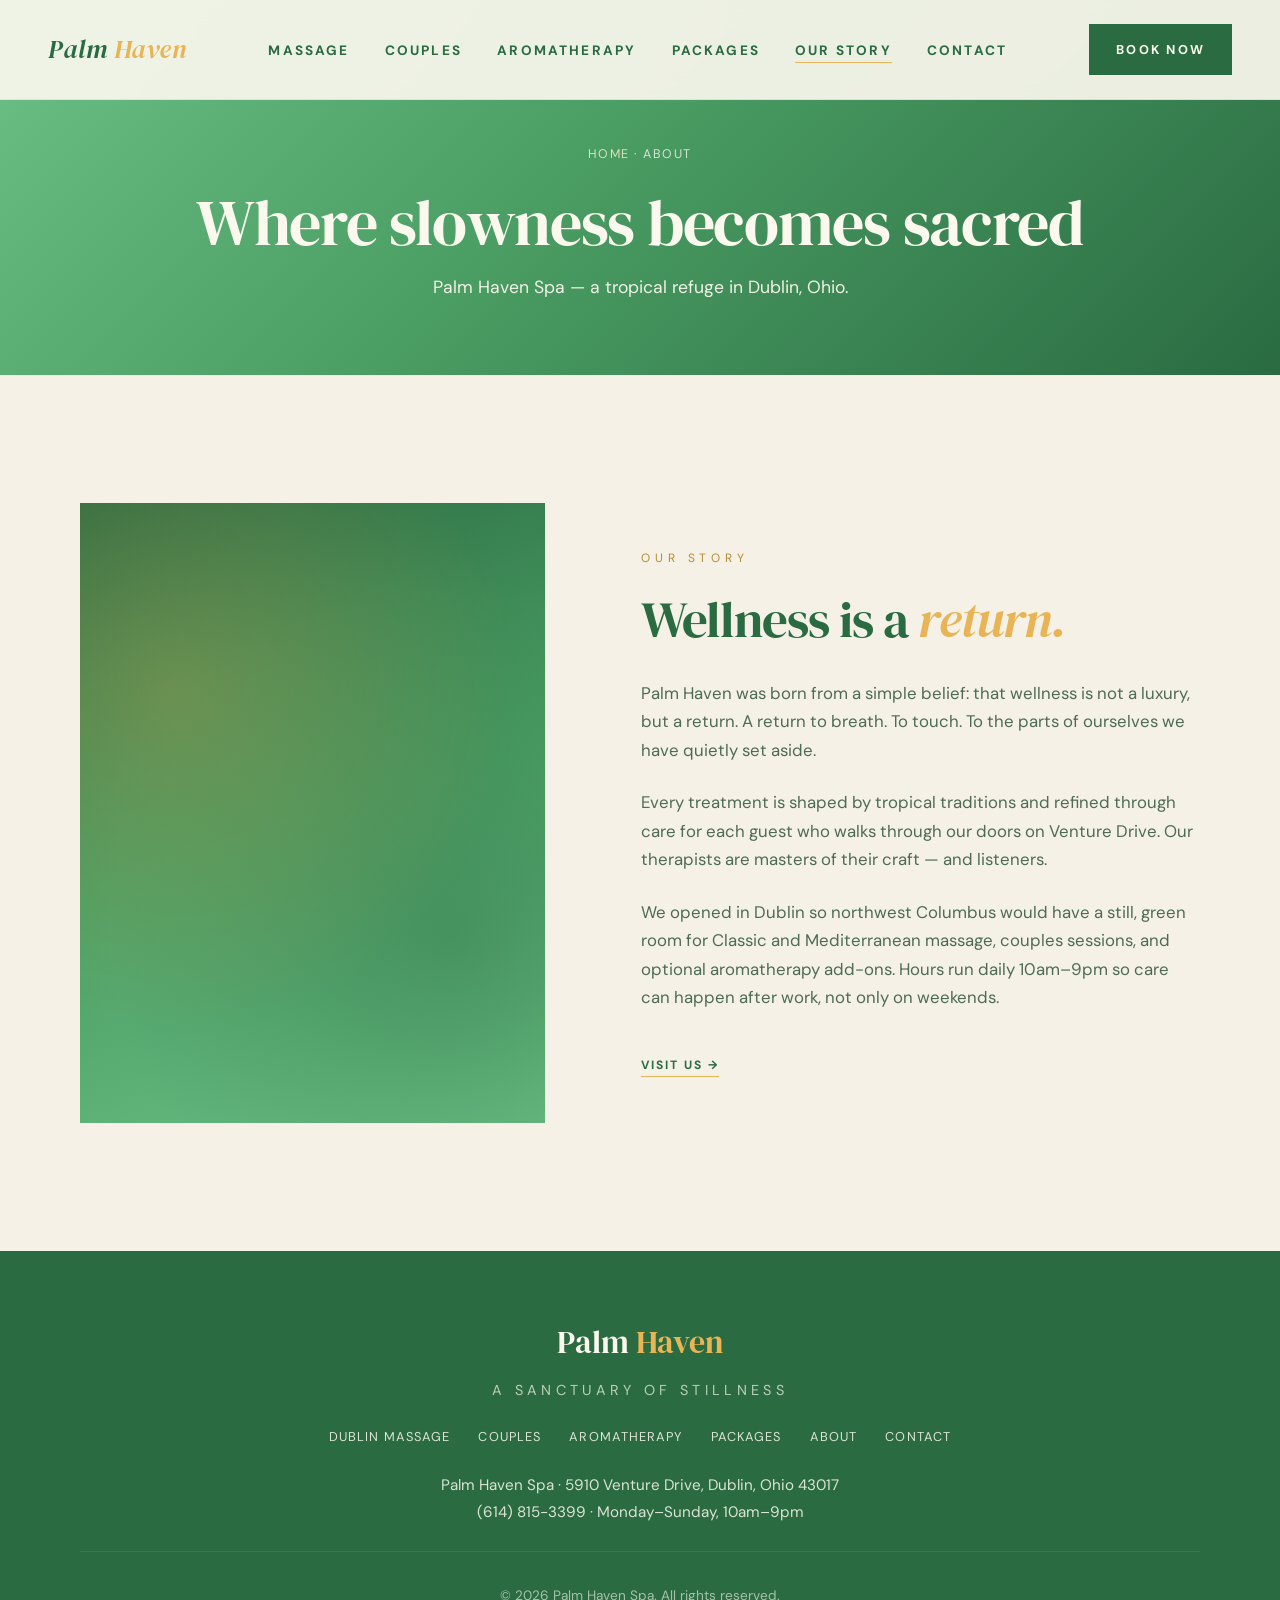
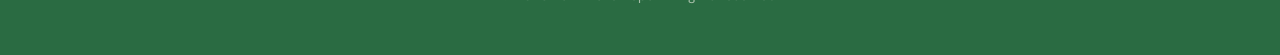
<file: about/index.html>
<!DOCTYPE html>
<html lang="en">
<head>
  <meta charset="UTF-8">
  <meta name="viewport" content="width=device-width, initial-scale=1.0">
  <title>About Palm Haven Spa | Dublin, Ohio</title>
  <meta name="description" content="Palm Haven Spa is a tropical massage sanctuary in Dublin, Ohio. Our story: wellness as a return to breath, touch, and unhurried care on Venture Drive.">
  <link rel="canonical" href="https://palmhavenspa.com/about/">
  <meta property="og:title" content="About Palm Haven Spa | Dublin, Ohio">
  <meta property="og:description" content="A sanctuary of stillness in Dublin, Ohio — massage shaped by tropical traditions and careful hands.">
  <meta property="og:url" content="https://palmhavenspa.com/about/">
  <meta property="og:type" content="website">
  <meta name="robots" content="index, follow">
  <link rel="preconnect" href="https://fonts.googleapis.com">
  <link rel="preconnect" href="https://fonts.gstatic.com" crossorigin>
  <link href="https://fonts.googleapis.com/css2?family=DM+Sans:wght@300;400;500;700&family=DM+Serif+Display:ital@0;1&display=swap" rel="stylesheet">
  <link rel="stylesheet" href="../styles.css">
</head>
<body class="inner">
<nav>
  <a class="logo" href="/">Palm <span>Haven</span></a>
  <button class="nav-toggle" aria-label="Open menu"><span></span></button>
  <ul class="nav-links">
    <li><a href="/massage-dublin-ohio/">Massage</a></li>
    <li><a href="/couples-massage-dublin-ohio/">Couples</a></li>
    <li><a href="/aromatherapy-massage-dublin/">Aromatherapy</a></li>
    <li><a href="/packages/">Packages</a></li>
    <li><a class="active" href="/about/">Our Story</a></li>
    <li><a href="/contact/">Contact</a></li>
  </ul>
  <a href="https://www.vagaro.com/palmhavenspa" target="_blank" rel="noopener" class="nav-cta">Book Now</a>
</nav>
<header class="page-hero">
  <div class="crumbs"><a href="/">Home</a> · About</div>
  <h1>Where slowness becomes sacred</h1>
  <p>Palm Haven Spa — a tropical refuge in Dublin, Ohio.</p>
</header>
<section>
  <div class="story">
    <div class="story-image" role="img" aria-label="Palm Haven Spa"></div>
    <div class="story-text">
      <div class="section-eyebrow">Our Story</div>
      <h2>Wellness is a <em>return.</em></h2>
      <p>Palm Haven was born from a simple belief: that wellness is not a luxury, but a return. A return to breath. To touch. To the parts of ourselves we have quietly set aside.</p>
      <p>Every treatment is shaped by tropical traditions and refined through care for each guest who walks through our doors on Venture Drive. Our therapists are masters of their craft — and listeners.</p>
      <p>We opened in Dublin so northwest Columbus would have a still, green room for Classic and Mediterranean massage, couples sessions, and optional aromatherapy add-ons. Hours run daily 10am–9pm so care can happen after work, not only on weekends.</p>
      <a class="card-link" href="/contact/">Visit us →</a>
    </div>
  </div>
</section>
<footer>
  <a class="footer-logo" href="/">Palm <span>Haven</span></a>
  <div class="footer-tag">A Sanctuary of Stillness</div>
  <div class="footer-nav">
    <a href="/massage-dublin-ohio/">Dublin Massage</a>
    <a href="/couples-massage-dublin-ohio/">Couples</a>
    <a href="/aromatherapy-massage-dublin/">Aromatherapy</a>
    <a href="/packages/">Packages</a>
    <a href="/about/">About</a>
    <a href="/contact/">Contact</a>
  </div>
  <div class="footer-nap">
    Palm Haven Spa · 5910 Venture Drive, Dublin, Ohio 43017<br>
    <a href="tel:+16148153399">(614) 815-3399</a> · Monday–Sunday, 10am–9pm
  </div>
  <div class="footer-bottom">© 2026 Palm Haven Spa. All rights reserved.</div>
</footer>
<script src="../script.js"></script>
</body>
</html>
</file>
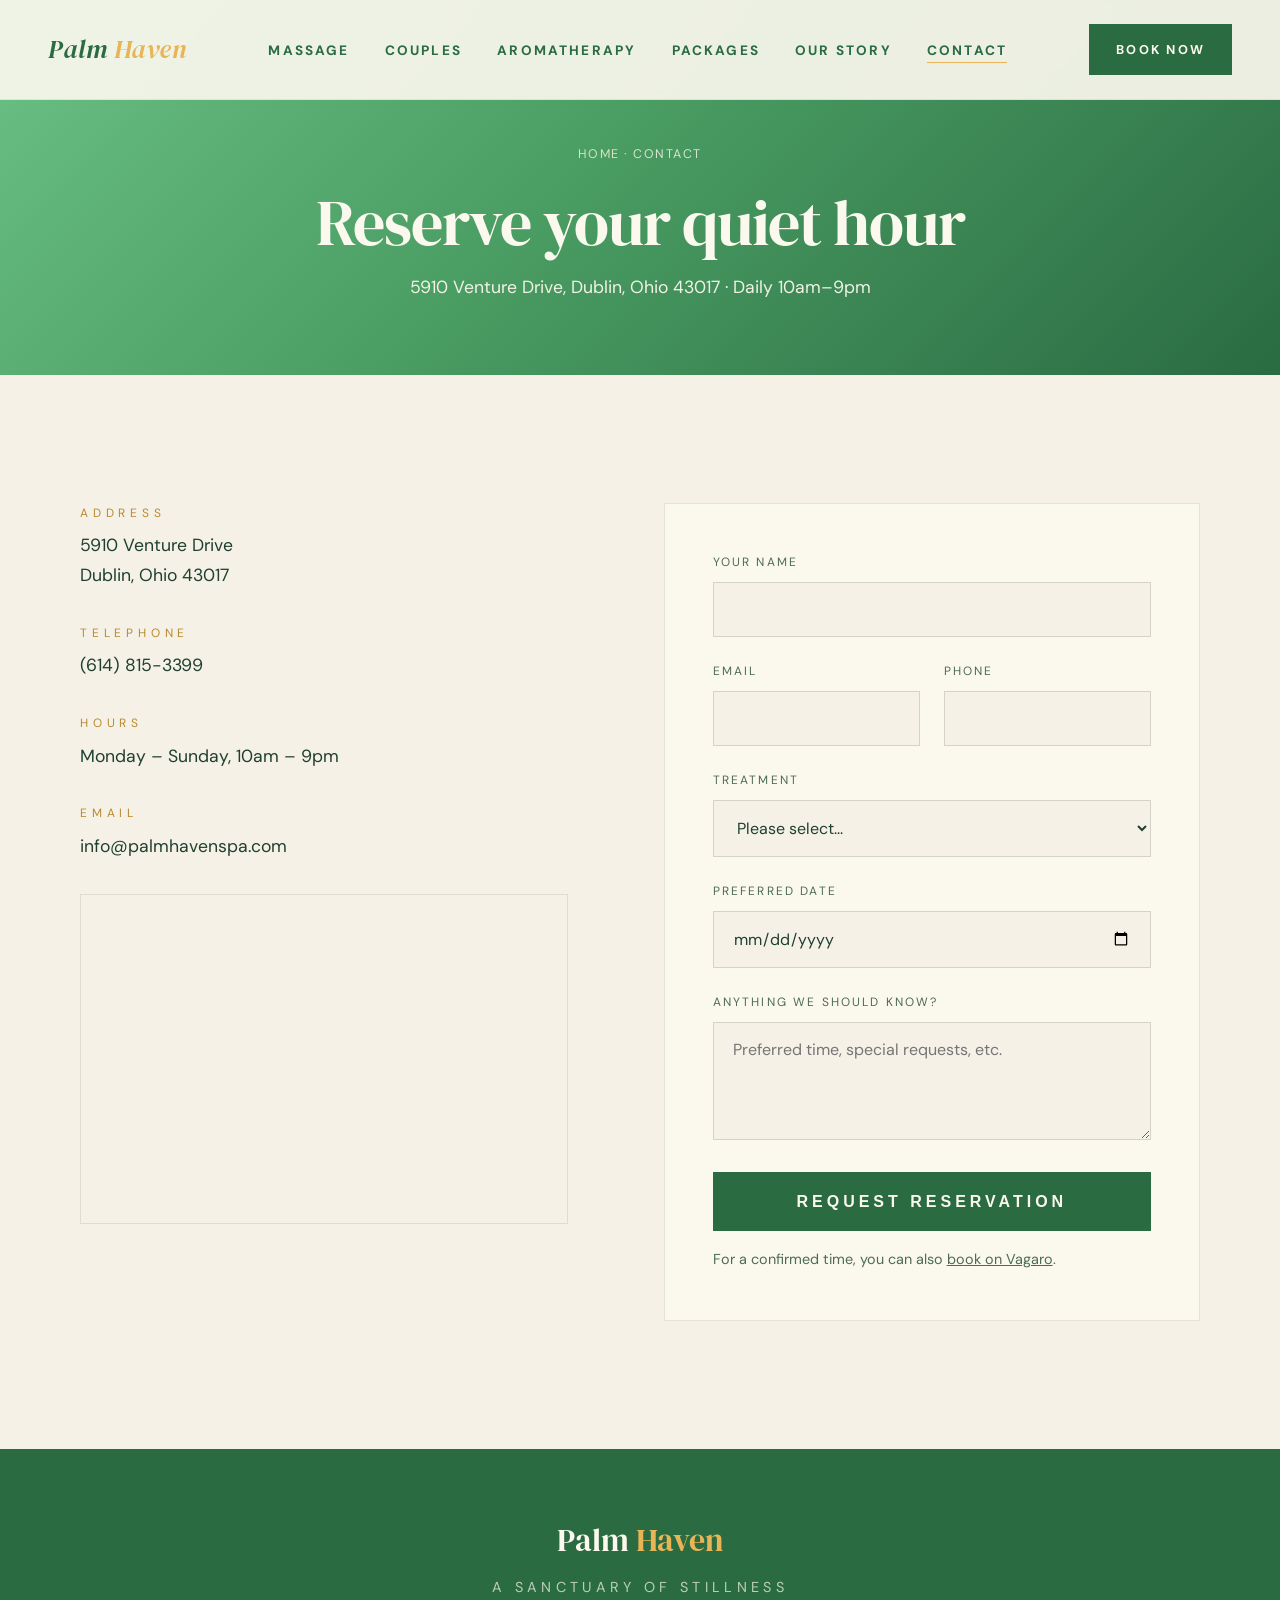
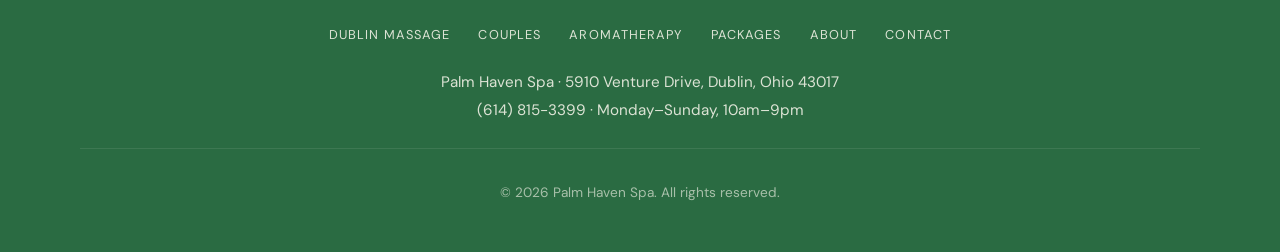
<file: contact/index.html>
<!DOCTYPE html>
<html lang="en">
<head>
  <meta charset="UTF-8">
  <meta name="viewport" content="width=device-width, initial-scale=1.0">
  <title>Contact Palm Haven Spa | Dublin, Ohio</title>
  <meta name="description" content="Visit Palm Haven Spa at 5910 Venture Drive, Dublin, OH 43017. Call (614) 815-3399. Open daily 10am–9pm. Request a reservation or get directions.">
  <link rel="canonical" href="https://palmhavenspa.com/contact/">
  <meta property="og:title" content="Contact Palm Haven Spa | Dublin, Ohio">
  <meta property="og:description" content="5910 Venture Drive, Dublin, OH 43017. Open daily 10am–9pm.">
  <meta property="og:url" content="https://palmhavenspa.com/contact/">
  <meta property="og:type" content="website">
  <meta name="robots" content="index, follow">
  <link rel="preconnect" href="https://fonts.googleapis.com">
  <link rel="preconnect" href="https://fonts.gstatic.com" crossorigin>
  <link href="https://fonts.googleapis.com/css2?family=DM+Sans:wght@300;400;500;700&family=DM+Serif+Display:ital@0;1&display=swap" rel="stylesheet">
  <link rel="stylesheet" href="../styles.css">
  <script type="application/ld+json">
  {
    "@context": "https://schema.org",
    "@type": "DaySpa",
    "name": "Palm Haven Spa",
    "telephone": "+16148153399",
    "email": "info@palmhavenspa.com",
    "url": "https://palmhavenspa.com/contact/",
    "address": {
      "@type": "PostalAddress",
      "streetAddress": "5910 Venture Drive, Suite A",
      "addressLocality": "Dublin",
      "addressRegion": "OH",
      "postalCode": "43017",
      "addressCountry": "US"
    },
    "openingHoursSpecification": {
      "@type": "OpeningHoursSpecification",
      "dayOfWeek": ["Monday","Tuesday","Wednesday","Thursday","Friday","Saturday","Sunday"],
      "opens": "10:00",
      "closes": "21:00"
    }
  }
  </script>
</head>
<body class="inner">
<nav>
  <a class="logo" href="/">Palm <span>Haven</span></a>
  <button class="nav-toggle" aria-label="Open menu"><span></span></button>
  <ul class="nav-links">
    <li><a href="/massage-dublin-ohio/">Massage</a></li>
    <li><a href="/couples-massage-dublin-ohio/">Couples</a></li>
    <li><a href="/aromatherapy-massage-dublin/">Aromatherapy</a></li>
    <li><a href="/packages/">Packages</a></li>
    <li><a href="/about/">Our Story</a></li>
    <li><a class="active" href="/contact/">Contact</a></li>
  </ul>
  <a href="https://www.vagaro.com/palmhavenspa" target="_blank" rel="noopener" class="nav-cta">Book Now</a>
</nav>

<header class="page-hero">
  <div class="crumbs"><a href="/">Home</a> · Contact</div>
  <h1>Reserve your quiet hour</h1>
  <p>5910 Venture Drive, Dublin, Ohio 43017 · Daily 10am–9pm</p>
</header>

<section class="contact">
  <div class="contact-grid">
    <div>
      <div class="contact-detail">
        <div class="contact-detail-label">Address</div>
        <p>5910 Venture Drive<br>Dublin, Ohio 43017</p>
      </div>
      <div class="contact-detail">
        <div class="contact-detail-label">Telephone</div>
        <p><a href="tel:+16148153399">(614) 815-3399</a></p>
      </div>
      <div class="contact-detail">
        <div class="contact-detail-label">Hours</div>
        <p>Monday – Sunday, 10am – 9pm</p>
      </div>
      <div class="contact-detail">
        <div class="contact-detail-label">Email</div>
        <p><a href="mailto:info@palmhavenspa.com">info@palmhavenspa.com</a></p>
      </div>
      <div class="map-wrap">
        <iframe title="Map to Palm Haven Spa in Dublin Ohio" loading="lazy" referrerpolicy="no-referrer-when-downgrade" src="https://maps.google.com/maps?q=5910%20Venture%20Drive%20Dublin%20Ohio%2043017&amp;output=embed"></iframe>
      </div>
    </div>
    <div class="booking-form">
      <form action="https://formspree.io/f/mqeoganr" method="POST">
        <div class="form-group">
          <label for="name">Your Name</label>
          <input type="text" id="name" name="name" required>
        </div>
        <div class="form-row">
          <div class="form-group">
            <label for="email">Email</label>
            <input type="email" id="email" name="email" required>
          </div>
          <div class="form-group">
            <label for="phone">Phone</label>
            <input type="tel" id="phone" name="phone">
          </div>
        </div>
        <div class="form-group">
          <label for="service">Treatment</label>
          <select id="service" name="service" required>
            <option value="">Please select...</option>
            <option>Mediterranean / Classic Massage (Individual)</option>
            <option>Aromatherapy Essential Oil Massage (Individual)</option>
            <option>Couples Massage — Mediterranean / Classic</option>
            <option>Couples Massage — Aromatherapy</option>
            <option>Prepaid Package Inquiry</option>
            <option>Add-on Enhancement Only</option>
          </select>
        </div>
        <div class="form-group">
          <label for="date">Preferred Date</label>
          <input type="date" id="date" name="date">
        </div>
        <div class="form-group">
          <label for="notes">Anything we should know?</label>
          <textarea id="notes" name="notes" rows="4" placeholder="Preferred time, special requests, etc."></textarea>
        </div>
        <input type="text" name="_gotcha" style="display:none" tabindex="-1" autocomplete="off">
        <button type="submit" class="form-submit">Request Reservation</button>
      </form>
      <p style="margin-top:1rem;font-size:0.9rem;color:var(--ink-soft);">For a confirmed time, you can also <a href="https://www.vagaro.com/palmhavenspa" target="_blank" rel="noopener">book on Vagaro</a>.</p>
    </div>
  </div>
</section>

<footer>
  <a class="footer-logo" href="/">Palm <span>Haven</span></a>
  <div class="footer-tag">A Sanctuary of Stillness</div>
  <div class="footer-nav">
    <a href="/massage-dublin-ohio/">Dublin Massage</a>
    <a href="/couples-massage-dublin-ohio/">Couples</a>
    <a href="/aromatherapy-massage-dublin/">Aromatherapy</a>
    <a href="/packages/">Packages</a>
    <a href="/about/">About</a>
    <a href="/contact/">Contact</a>
  </div>
  <div class="footer-nap">
    Palm Haven Spa · 5910 Venture Drive, Dublin, Ohio 43017<br>
    <a href="tel:+16148153399">(614) 815-3399</a> · Monday–Sunday, 10am–9pm
  </div>
  <div class="footer-bottom">© 2026 Palm Haven Spa. All rights reserved.</div>
</footer>
<script src="../script.js"></script>
</body>
</html>
</file>
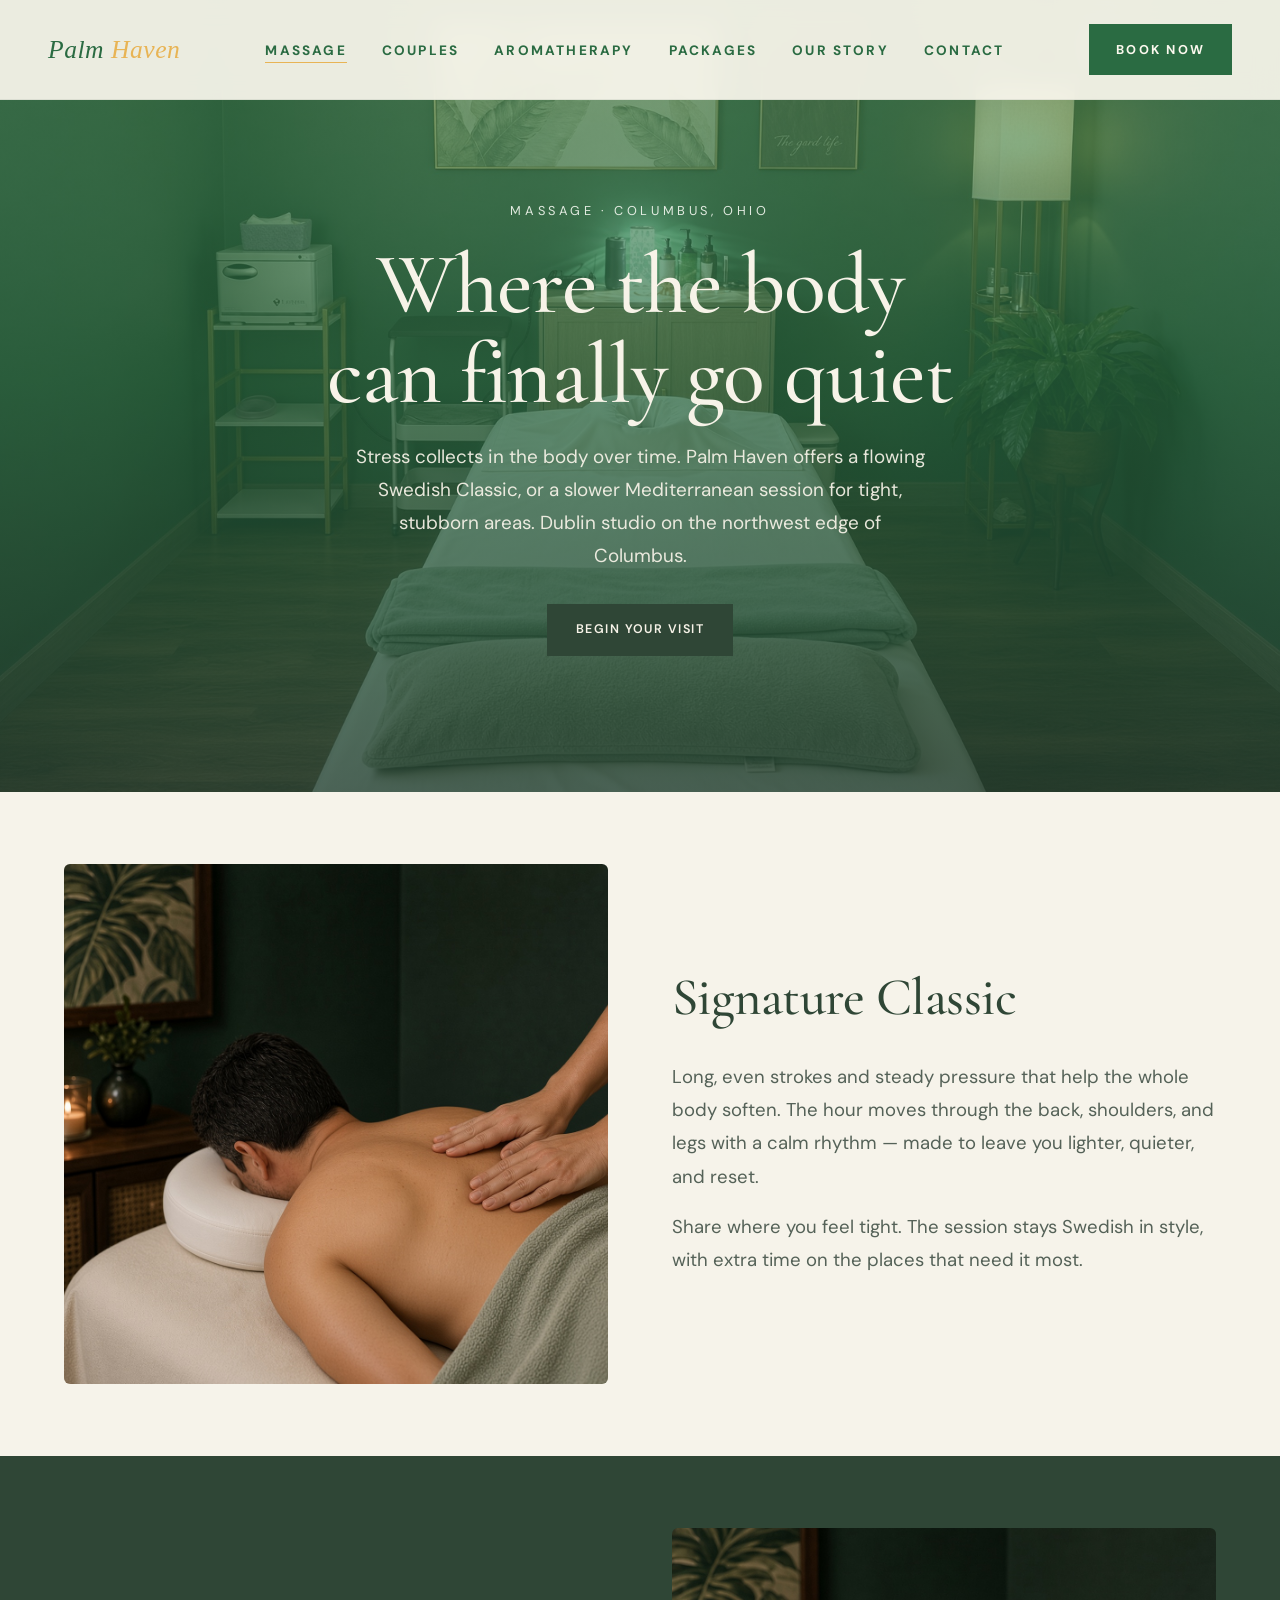
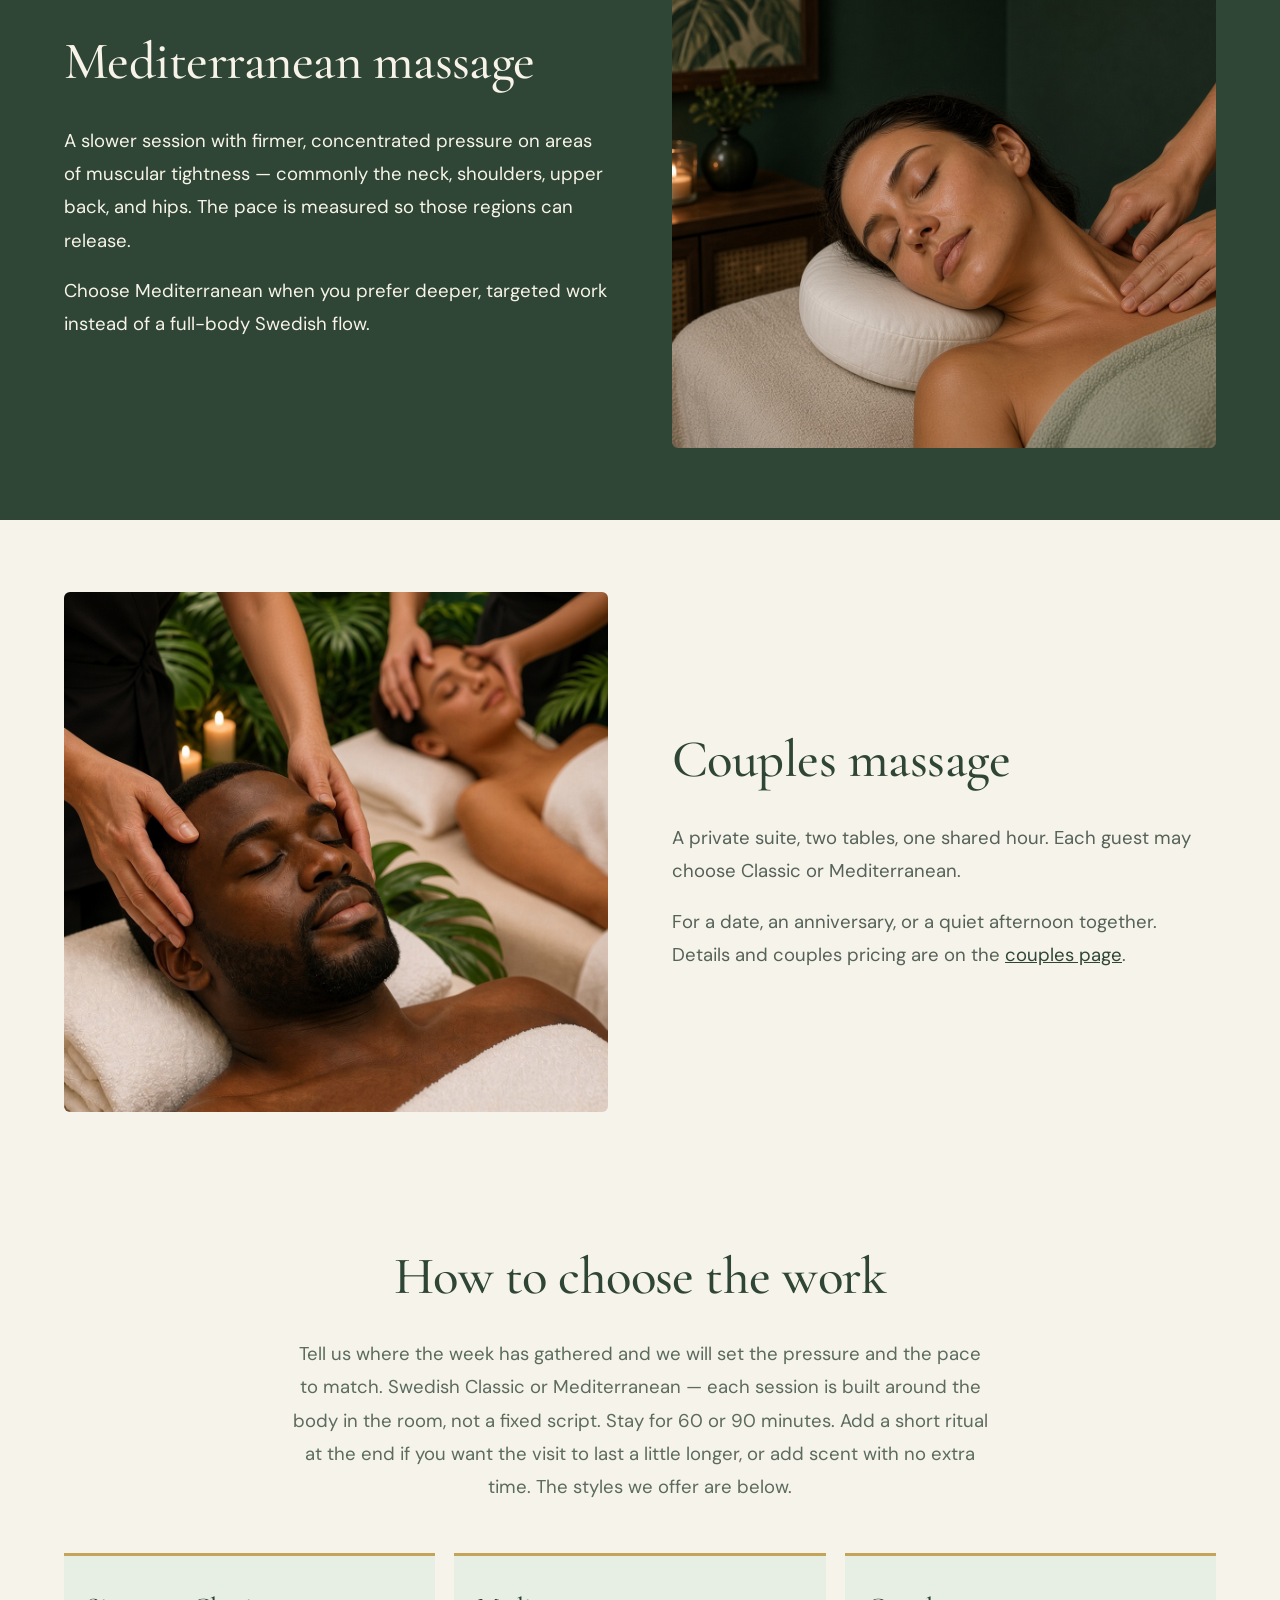
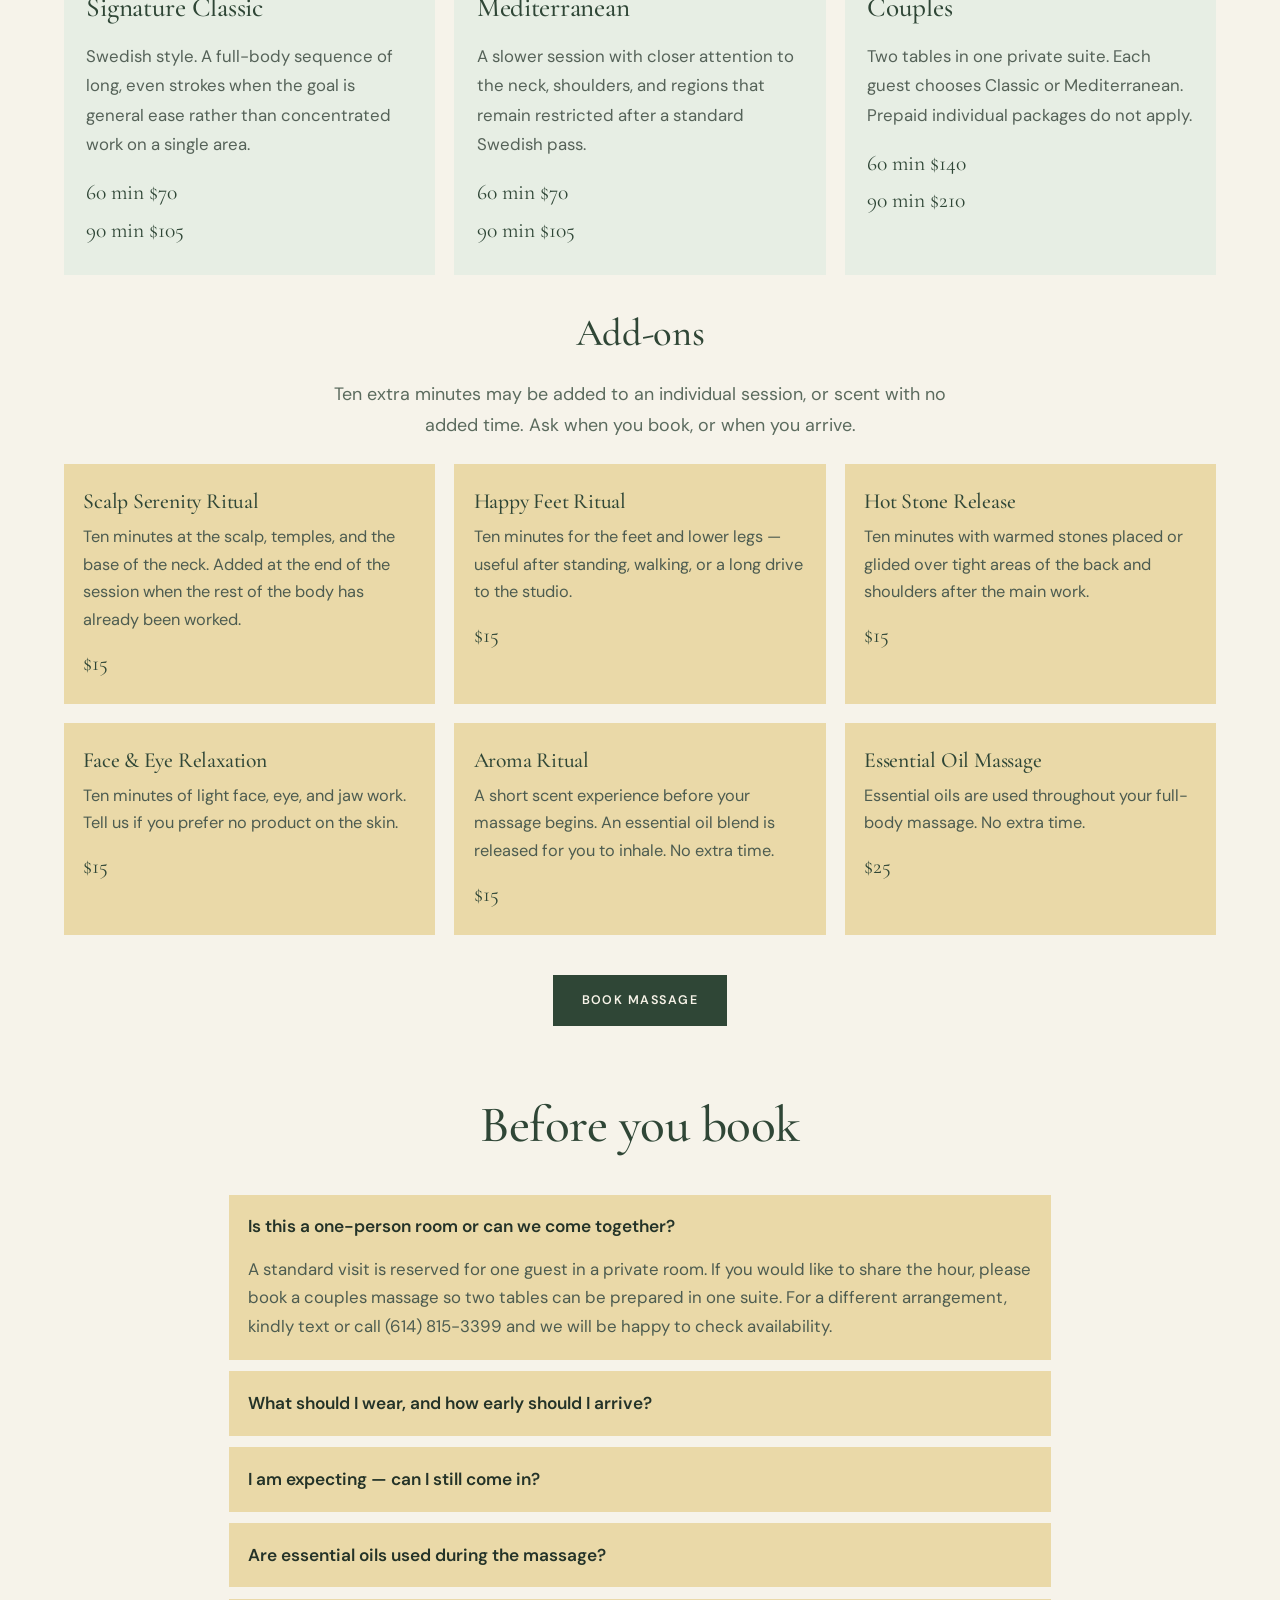
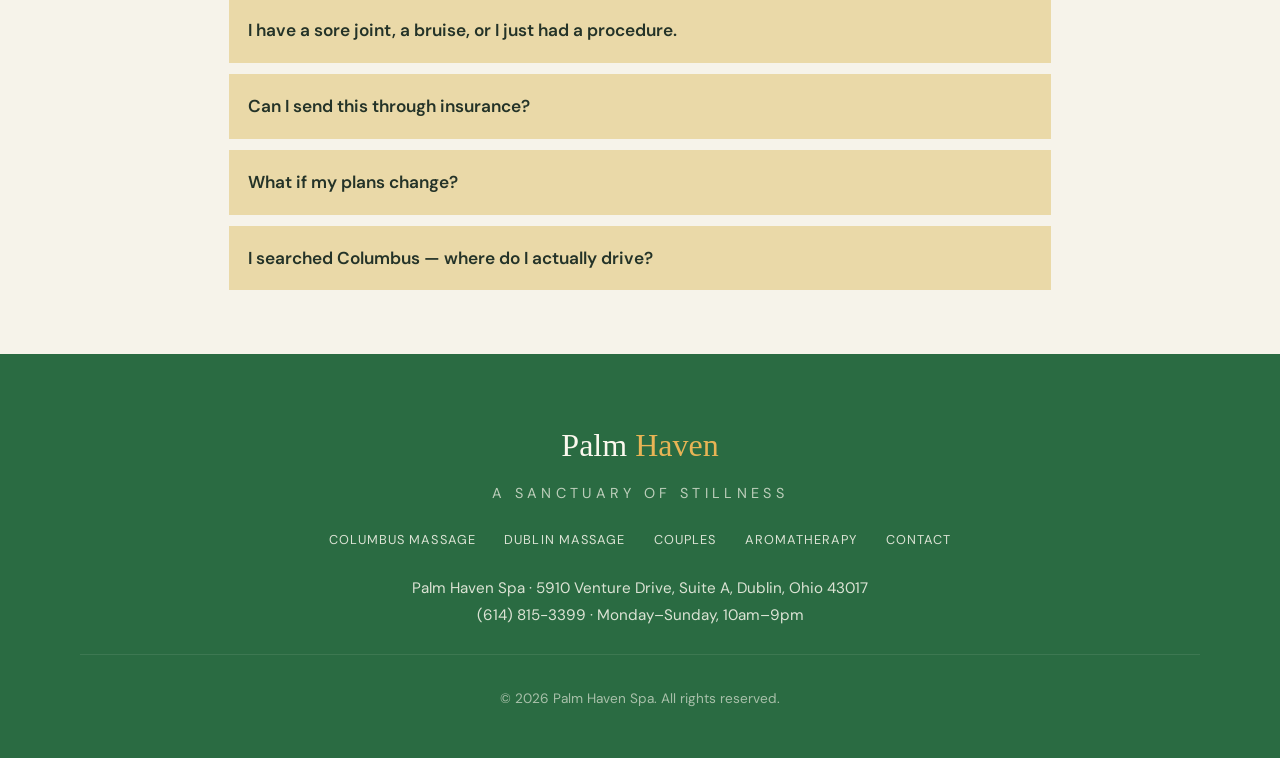
<file: massage-columbus-ohio/index.html>
<!DOCTYPE html>
<html lang="en">
<head>
  <meta charset="UTF-8">
  <meta name="viewport" content="width=device-width, initial-scale=1.0">
  <title>Massage Columbus Ohio | Palm Haven Spa</title>
  <meta name="description" content="Massage in Columbus, Ohio. Signature Classic or Mediterranean. 60 or 90 minutes. Dublin studio at 5910 Venture Drive serving the Columbus area.">
  <link rel="canonical" href="https://palmhavenspa.com/massage-columbus-ohio/">
  <meta property="og:title" content="Massage Columbus Ohio | Palm Haven Spa">
  <meta property="og:description" content="Classic or Mediterranean. 60 or 90 minutes. Dublin studio serving Columbus.">
  <meta property="og:url" content="https://palmhavenspa.com/massage-columbus-ohio/">
  <meta property="og:type" content="website">
  <meta property="og:image" content="https://palmhavenspa.com/images/massage-columbus-hero.jpg">
  <link rel="preconnect" href="https://fonts.googleapis.com">
  <link rel="preconnect" href="https://fonts.gstatic.com" crossorigin>
  <link href="https://fonts.googleapis.com/css2?family=Cormorant+Garamond:ital,wght@0,400;0,500;0,600;1,400&family=DM+Sans:wght@300;400;500;600&display=swap" rel="stylesheet">
  <link rel="stylesheet" href="../styles.css">
  <style>
    body.olive-align {
      font-family: "DM Sans", sans-serif;
      background: #f6f3ea;
      color: #2c3a2e;
    }
    body.olive-align h1,
    body.olive-align h2,
    body.olive-align h3,
    body.olive-align h4 {
      font-family: "Cormorant Garamond", "DM Serif Display", serif;
      font-weight: 500;
      letter-spacing: -0.01em;
    }
    .photo-hero {
      position: relative;
      min-height: 88vh;
      display: flex;
      align-items: center;
      justify-content: center;
      text-align: center;
      color: #f4f8f0;
      background:
        linear-gradient(180deg, rgba(74,157,99,.55) 0%, rgba(42,107,66,.72) 48%, rgba(31,64,48,.78) 100%),
        url("../images/massage-columbus-hero.jpg") center 40%/cover no-repeat;
      padding: 9rem 5vw 5rem;
    }
    .photo-hero .kicker {
      letter-spacing: .28em;
      text-transform: uppercase;
      font-size: .8rem;
      margin-bottom: 1.1rem;
      opacity: .9;
    }
    .photo-hero h1 {
      font-size: clamp(2.8rem, 8vw, 5.4rem);
      line-height: 1.05;
      color: #f7f3e8;
      max-width: 16ch;
      margin: 0 auto 1.2rem;
    }
    .photo-hero p {
      max-width: 36rem;
      margin: 0 auto 2rem;
      font-size: 1.18rem;
      line-height: 1.75;
      color: rgba(247,243,232,.92);
    }
    .photo-hero .hero-btn {
      display: inline-block;
      background: #2f4636;
      color: #f7f3e8;
      text-decoration: none;
      padding: .95rem 1.8rem;
      letter-spacing: .12em;
      text-transform: uppercase;
      font-size: .78rem;
      font-weight: 600;
    }
    .split {
      width: 100%;
      margin: 0;
      padding: 4.5rem 5vw;
      display: grid;
      grid-template-columns: 1fr 1fr;
      gap: 4rem;
      align-items: center;
      box-sizing: border-box;
    }
    .split.reverse { direction: rtl; }
    .split.reverse > * { direction: ltr; }
    .split img {
      width: 100%;
      height: 520px;
      object-fit: cover;
      border-radius: 6px;
      display: block;
    }
    .split-copy { max-width: 38rem; }
    .split-copy h2 {
      font-size: clamp(2.2rem, 5vw, 3.3rem);
      color: #2f4636;
      margin-bottom: 1.1rem;
    }
    .split-copy p {
      color: #556258;
      font-size: 1.16rem;
      line-height: 1.8;
      margin-bottom: 1.05rem;
    }
    .split-copy a { color: #2f4636; }
    .split.band { background: #2f4636; }
    .split.band .split-copy h2,
    .split.band .split-copy p { color: #f7f3e8; }
    .split.band .split-copy a { color: #ead9a8; }
    .close-block {
      width: 100%;
      padding: 4rem 5vw;
      text-align: center;
      box-sizing: border-box;
    }
    .close-block h2 {
      font-size: clamp(2.2rem, 5vw, 3.3rem);
      color: #2f4636;
      margin: 0 0 1.1rem;
    }
    .close-block p {
      max-width: 40rem;
      margin: 0 auto 1rem;
      color: #556258;
      font-size: 1.16rem;
      line-height: 1.8;
    }
    .service-wrap {
      width: 100%;
      padding: 3rem 5vw 1rem;
      text-align: center;
    }
    .service-wrap h2 { font-size: clamp(2.2rem, 5vw, 3.3rem); color: #2f4636; margin-bottom: 1rem; }
    .service-wrap > p { color: #5b6b5e; max-width: 44rem; margin: 0 auto 2rem; font-size: 1.16rem; line-height: 1.8; }
    .service-grid {
      width: 100%;
      margin: 0 auto 1.2rem;
      padding: 0 5vw;
      display: grid;
      grid-template-columns: repeat(3, 1fr);
      gap: 1.2rem;
      box-sizing: border-box;
    }
    .service-box {
      background: #e7eee4;
      padding: 1.8rem 1.4rem 1.6rem;
      text-align: left;
      border-top: 3px solid #c4a35a;
    }
    .service-box h3 { font-size: 1.7rem; color: #2f4636; margin-bottom: .7rem; }
    .service-box p { color: #556258; font-size: 1.05rem; line-height: 1.75; margin-bottom: .9rem; }
    .service-box .amt,
    .addon-box .amt {
      font-family: "Cormorant Garamond", serif;
      color: #2f4636;
      font-size: 1.35rem;
      line-height: 1.75;
      margin: 0;
    }
    .addon-wrap { width: 100%; padding: 0 5vw 1.5rem; box-sizing: border-box; }
    .addon-wrap h3 {
      font-size: clamp(1.8rem, 4vw, 2.4rem);
      color: #2f4636;
      text-align: center;
      margin: 1.6rem 0 .8rem;
    }
    .addon-wrap > p {
      text-align: center;
      color: #5b6b5e;
      max-width: 40rem;
      margin: 0 auto 1.4rem;
      font-size: 1.12rem;
      line-height: 1.75;
    }
    .addon-grid {
      display: grid;
      grid-template-columns: repeat(3, 1fr);
      gap: 1.2rem;
    }
    .addon-box { background: #ead9a8; padding: 1.5rem 1.2rem 1.3rem; text-align: left; }
    .addon-box h4 { font-size: 1.35rem; color: #2f4636; margin: 0 0 .5rem; line-height: 1.25; }
    .addon-box p { margin: 0 0 .7rem; color: #4d5c50; font-size: 1.02rem; line-height: 1.7; }
    @media (max-width: 1000px) {
      .service-grid, .addon-grid { grid-template-columns: 1fr 1fr; }
    }
    @media (max-width: 800px) {
      .split, .split.reverse, .service-grid, .addon-grid { grid-template-columns: 1fr; direction: ltr; }
      .split img { height: 280px; }
    }
    .faq-list { max-width: 860px; margin: 0 auto 4rem; padding: 0 1.2rem; }
    .faq-list h2 { text-align: center; font-size: clamp(2.2rem,5vw,3.2rem); color: #2f4636; margin-bottom: 1.6rem; }
    .faq-list details { background: #ead9a8; margin-bottom: .7rem; padding: 1.1rem 1.2rem; }
    .faq-list summary { cursor: pointer; font-weight: 600; font-size: 1.08rem; color: #243328; list-style: none; }
    .faq-list summary::-webkit-details-marker { display: none; }
    .faq-list details p { margin: .8rem 0 .15rem; color: #4d5c50; font-size: 1.05rem; line-height: 1.7; }
    .mid-cta { text-align: center; padding: 1rem 1.4rem 3.5rem; }
    .mid-cta a {
      display: inline-block; background: #2f4636; color: #f7f3e8; text-decoration: none;
      padding: .95rem 1.8rem; letter-spacing: .12em; text-transform: uppercase; font-size: .78rem; font-weight: 600;
    }
  </style>
</head>
<body class="inner olive-align">
<nav>
  <a class="logo" href="/">Palm <span>Haven</span></a>
  <button class="nav-toggle" aria-label="Open menu"><span></span></button>
  <ul class="nav-links">
    <li><a class="active" href="/massage-columbus-ohio/">Massage</a></li>
    <li><a href="/couples-massage-columbus-ohio/">Couples</a></li>
    <li><a href="/aromatherapy-massage-dublin/">Aromatherapy</a></li>
    <li><a href="/packages/">Packages</a></li>
    <li><a href="/about/">Our Story</a></li>
    <li><a href="/contact/">Contact</a></li>
  </ul>
  <a href="https://www.vagaro.com/palmhavenspa" target="_blank" rel="noopener" class="nav-cta">Book Now</a>
</nav>
<header class="photo-hero">
  <div>
    <div class="kicker">Massage · Columbus, Ohio</div>
    <h1>Where the body can finally go quiet</h1>
    <p>Stress collects in the body over time. Palm Haven offers a flowing Swedish Classic, or a slower Mediterranean session for tight, stubborn areas. Dublin studio on the northwest edge of Columbus.</p>
    <a class="hero-btn" href="https://www.vagaro.com/palmhavenspa" target="_blank" rel="noopener">Begin Your Visit</a>
  </div>
</header>
<section class="split">
  <img src="../images/massage-swedish.jpg" alt="Signature Classic Swedish massage at Palm Haven Spa">
  <div class="split-copy">
    <h2>Signature Classic</h2>
    <p>Long, even strokes and steady pressure that help the whole body soften. The hour moves through the back, shoulders, and legs with a calm rhythm — made to leave you lighter, quieter, and reset.</p>
    <p>Share where you feel tight. The session stays Swedish in style, with extra time on the places that need it most.</p>
  </div>
</section>
<section class="split reverse band">
  <img src="../images/massage-mediterranean.jpg" alt="Mediterranean massage at Palm Haven Spa">
  <div class="split-copy">
    <h2>Mediterranean massage</h2>
    <p>A slower session with firmer, concentrated pressure on areas of muscular tightness — commonly the neck, shoulders, upper back, and hips. The pace is measured so those regions can release.</p>
    <p>Choose Mediterranean when you prefer deeper, targeted work instead of a full-body Swedish flow.</p>
  </div>
</section>
<section class="split">
  <img src="../images/massage-couples.jpg" alt="Couples massage in Columbus, Ohio">
  <div class="split-copy">
    <h2>Couples massage</h2>
    <p>A private suite, two tables, one shared hour. Each guest may choose Classic or Mediterranean.</p>
    <p>For a date, an anniversary, or a quiet afternoon together. Details and couples pricing are on the <a href="/couples-massage-columbus-ohio/">couples page</a>.</p>
  </div>
</section>
<section class="service-wrap">
  <h2>How to choose the work</h2>
  <p>Tell us where the week has gathered and we will set the pressure and the pace to match. Swedish Classic or Mediterranean — each session is built around the body in the room, not a fixed script. Stay for 60 or 90 minutes. Add a short ritual at the end if you want the visit to last a little longer, or add scent with no extra time. The styles we offer are below.</p>
</section>
<div class="service-grid">
  <article class="service-box">
    <h3>Signature Classic</h3>
    <p>Swedish style. A full-body sequence of long, even strokes when the goal is general ease rather than concentrated work on a single area.</p>
    <p class="amt">60 min $70<br>90 min $105</p>
  </article>
  <article class="service-box">
    <h3>Mediterranean</h3>
    <p>A slower session with closer attention to the neck, shoulders, and regions that remain restricted after a standard Swedish pass.</p>
    <p class="amt">60 min $70<br>90 min $105</p>
  </article>
  <article class="service-box">
    <h3>Couples</h3>
    <p>Two tables in one private suite. Each guest chooses Classic or Mediterranean. Prepaid individual packages do not apply.</p>
    <p class="amt">60 min $140<br>90 min $210</p>
  </article>
</div>
<div class="addon-wrap">
  <h3>Add-ons</h3>
  <p>Ten extra minutes may be added to an individual session, or scent with no added time. Ask when you book, or when you arrive.</p>
  <div class="addon-grid">
    <article class="addon-box">
      <h4>Scalp Serenity Ritual</h4>
      <p>Ten minutes at the scalp, temples, and the base of the neck. Added at the end of the session when the rest of the body has already been worked.</p>
      <p class="amt">$15</p>
    </article>
    <article class="addon-box">
      <h4>Happy Feet Ritual</h4>
      <p>Ten minutes for the feet and lower legs — useful after standing, walking, or a long drive to the studio.</p>
      <p class="amt">$15</p>
    </article>
    <article class="addon-box">
      <h4>Hot Stone Release</h4>
      <p>Ten minutes with warmed stones placed or glided over tight areas of the back and shoulders after the main work.</p>
      <p class="amt">$15</p>
    </article>
    <article class="addon-box">
      <h4>Face &amp; Eye Relaxation</h4>
      <p>Ten minutes of light face, eye, and jaw work. Tell us if you prefer no product on the skin.</p>
      <p class="amt">$15</p>
    </article>
    <article class="addon-box">
      <h4>Aroma Ritual</h4>
      <p>A short scent experience before your massage begins. An essential oil blend is released for you to inhale. No extra time.</p>
      <p class="amt">$15</p>
    </article>
    <article class="addon-box">
      <h4>Essential Oil Massage</h4>
      <p>Essential oils are used throughout your full-body massage. No extra time.</p>
      <p class="amt">$25</p>
    </article>
  </div>
</div>
<div class="mid-cta">
  <a href="https://www.vagaro.com/palmhavenspa" target="_blank" rel="noopener">Book Massage</a>
</div>
<section class="faq-list">
  <h2>Before you book</h2>
  <details open>
    <summary>Is this a one-person room or can we come together?</summary>
    <p>A standard visit is reserved for one guest in a private room. If you would like to share the hour, please book a couples massage so two tables can be prepared in one suite. For a different arrangement, kindly text or call (614) 815-3399 and we will be happy to check availability.</p>
  </details>
  <details>
    <summary>What should I wear, and how early should I arrive?</summary>
    <p>Please wear whatever feels comfortable to travel in. Arriving a few minutes early helps check-in stay relaxed. When you arrive, you are welcome to tell us your preferred pressure, any areas that feel tender, and whether you would prefer little or no scent.</p>
  </details>
  <details>
    <summary>I am expecting — can I still come in?</summary>
    <p>Please let us know you are expecting, and how far along you are, when you book. We will confirm whether we can welcome you that week and how we can make the table comfortable. If your physician has advised you to postpone bodywork, we kindly ask that you follow that guidance.</p>
  </details>
  <details>
    <summary>Are essential oils used during the massage?</summary>
    <p>Swedish Classic and Mediterranean sessions use unscented or very lightly scented oil unless you request otherwise. If you would like scent, you may add the Aroma Ritual or Essential Oil Massage. Neither adds time to the session.</p>
  </details>
  <details>
    <summary>I have a sore joint, a bruise, or I just had a procedure.</summary>
    <p>Please mention any injury, bruising, or recent procedure when you check in. We will gladly avoid that area or work gently around it. Our sessions are intended for relaxation and comfort, and are not a substitute for medical care.</p>
  </details>
  <details>
    <summary>Can I send this through insurance?</summary>
    <p>We are not able to bill insurance directly. After your visit, we are happy to email a paid receipt if you would like one for your records.</p>
  </details>
  <details>
    <summary>What if my plans change?</summary>
    <p>Please refer to the cancellation and reschedule terms shown in Vagaro when you book. If your plans change, we appreciate a call or text to (614) 815-3399 as soon as you are able so we can offer the time to another guest.</p>
  </details>
  <details>
    <summary>I searched Columbus — where do I actually drive?</summary>
    <p>We are located at 5910 Venture Drive, Suite A, Dublin, OH 43017 — in northwest Columbus, a short drive from Sawmill Road, Bridge Park, Powell, and Worthington. Parking is available at the building.</p>
  </details>
</section>
<footer>
  <a class="footer-logo" href="/">Palm <span>Haven</span></a>
  <div class="footer-tag">A Sanctuary of Stillness</div>
  <div class="footer-nav">
    <a href="/massage-columbus-ohio/">Columbus Massage</a>
    <a href="/massage-dublin-ohio/">Dublin Massage</a>
    <a href="/couples-massage-columbus-ohio/">Couples</a>
    <a href="/aromatherapy-massage-dublin/">Aromatherapy</a>
    <a href="/contact/">Contact</a>
  </div>
  <div class="footer-nap">
    Palm Haven Spa · 5910 Venture Drive, Suite A, Dublin, Ohio 43017<br>
    <a href="tel:+16148153399">(614) 815-3399</a> · Monday–Sunday, 10am–9pm
  </div>
  <div class="footer-bottom">© 2026 Palm Haven Spa. All rights reserved.</div>
</footer>
<script src="../script.js"></script>
</body>
</html>
</file>
<file: styles.css>
:root {
  --bg: #f5f1e6;
  --bg-deep: #ebe2c8;
  --ink: #1f4030;
  --ink-soft: #4d6b55;
  --gold: #e8b455;
  --gold-deep: #b88a30;
  --leaf: #4a9d63;
  --leaf-deep: #2a6b42;
  --cream: #fbf8ee;
}
* { box-sizing: border-box; margin: 0; padding: 0; }
html { scroll-behavior: smooth; }
body {
  font-family: 'DM Sans', sans-serif;
  font-weight: 400;
  color: var(--ink);
  background: var(--bg);
  line-height: 1.7;
  overflow-x: hidden;
}
h1, h2, h3, .display {
  font-family: 'DM Serif Display', serif;
  font-weight: 400;
  letter-spacing: -0.02em;
}
img { max-width: 100%; height: auto; display: block; }
a { color: inherit; }

nav {
  position: fixed;
  top: 0; left: 0; right: 0;
  z-index: 100;
  padding: 1.5rem 3rem;
  display: flex;
  justify-content: space-between;
  align-items: center;
  background: transparent;
  transition: background 0.4s, backdrop-filter 0.4s, border-color 0.4s;
  border-bottom: 1px solid transparent;
}
nav.nav-scrolled, body.inner nav {
  background: rgba(251, 248, 238, 0.92);
  backdrop-filter: blur(12px);
  -webkit-backdrop-filter: blur(12px);
  border-bottom: 1px solid rgba(31, 64, 48, 0.08);
}
.logo {
  font-family: 'DM Serif Display', serif;
  font-size: 1.6rem;
  font-style: italic;
  letter-spacing: 0.02em;
  color: var(--cream);
  text-decoration: none;
  transition: color 0.4s;
}
.logo span { color: var(--gold); }
nav.nav-scrolled .logo, body.inner .logo { color: var(--leaf-deep); }
.nav-links {
  display: flex;
  gap: 2.2rem;
  list-style: none;
  align-items: center;
}
.nav-links a {
  text-decoration: none;
  color: var(--cream);
  font-size: 0.85rem;
  font-weight: 700;
  letter-spacing: 0.16em;
  text-transform: uppercase;
  transition: color 0.3s;
  position: relative;
  text-shadow: 0 2px 10px rgba(20, 50, 30, 0.35);
}
nav.nav-scrolled .nav-links a, body.inner .nav-links a {
  color: var(--leaf-deep);
  text-shadow: none;
}
.nav-links a::after {
  content: '';
  position: absolute;
  bottom: -4px; left: 0;
  width: 0; height: 1px;
  background: var(--gold);
  transition: width 0.4s ease;
}
.nav-links a:hover { color: var(--cream); }
nav.nav-scrolled .nav-links a:hover, body.inner .nav-links a:hover { color: var(--leaf-deep); }
.nav-links a:hover::after { width: 100%; }
.nav-links a.active::after { width: 100%; }
.nav-cta {
  padding: 0.85rem 1.6rem;
  background: var(--cream);
  color: var(--leaf-deep);
  text-decoration: none;
  font-size: 0.8rem;
  font-weight: 700;
  letter-spacing: 0.18em;
  text-transform: uppercase;
  transition: all 0.3s;
  border: 1px solid var(--cream);
  white-space: nowrap;
}
nav.nav-scrolled .nav-cta, body.inner .nav-cta {
  background: var(--leaf-deep);
  color: var(--cream);
  border-color: var(--leaf-deep);
}
.nav-cta:hover { background: var(--gold); color: var(--leaf-deep); border-color: var(--gold); }
.nav-toggle {
  display: none;
  background: none;
  border: 0;
  cursor: pointer;
  width: 42px;
  height: 42px;
  position: relative;
  z-index: 101;
}
.nav-toggle span,
.nav-toggle span::before,
.nav-toggle span::after {
  display: block;
  width: 22px;
  height: 2px;
  background: var(--cream);
  position: relative;
  transition: 0.3s;
}
nav.nav-scrolled .nav-toggle span,
nav.nav-scrolled .nav-toggle span::before,
nav.nav-scrolled .nav-toggle span::after,
body.inner .nav-toggle span,
body.inner .nav-toggle span::before,
body.inner .nav-toggle span::after { background: var(--leaf-deep); }
.nav-toggle span::before,
.nav-toggle span::after {
  content: '';
  position: absolute;
  left: 0;
}
.nav-toggle span::before { top: -7px; }
.nav-toggle span::after { top: 7px; }

.hero {
  min-height: 100vh;
  position: relative;
  overflow: hidden;
  background: linear-gradient(135deg, #6cc187 0%, #4a9d63 45%, #2a6b42 100%);
  display: flex;
  align-items: center;
  justify-content: center;
}
.hero::before {
  content: '';
  position: absolute;
  inset: 0;
  background:
    radial-gradient(ellipse at 25% 30%, rgba(251, 248, 238, 0.18), transparent 55%),
    radial-gradient(ellipse at 75% 70%, rgba(232, 180, 85, 0.18), transparent 55%);
  pointer-events: none;
  z-index: 1;
}
.hero-content {
  padding: 8rem 2rem 6rem;
  text-align: center;
  position: relative;
  z-index: 5;
  max-width: 920px;
}
.hero-eyebrow {
  font-size: 0.8rem;
  font-weight: 500;
  letter-spacing: 0.5em;
  text-transform: uppercase;
  color: var(--cream);
  margin-bottom: 2.5rem;
  display: flex;
  align-items: center;
  justify-content: center;
  gap: 1.2rem;
  opacity: 0;
  animation: fadeUp 1s 0.2s forwards;
  text-shadow: 0 2px 12px rgba(20, 50, 30, 0.4);
}
.hero-eyebrow::before,
.hero-eyebrow::after {
  content: '';
  width: 60px; height: 1px;
  background: linear-gradient(90deg, transparent, var(--cream), transparent);
  opacity: 0.7;
}
.hero h1 {
  font-size: clamp(3rem, 8vw, 6.5rem);
  line-height: 1;
  margin-bottom: 1.2rem;
  color: var(--cream);
  opacity: 0;
  animation: fadeUp 1.2s 0.4s forwards;
  text-shadow: 0 4px 30px rgba(20, 50, 30, 0.4);
}
.hero h1 em { font-style: italic; color: #fff5d4; }
.hero-sub {
  font-size: 1rem;
  letter-spacing: 0.12em;
  text-transform: uppercase;
  color: #fff5d4;
  margin-bottom: 1.5rem;
  opacity: 0;
  animation: fadeUp 1.2s 0.5s forwards;
}
.hero p {
  font-size: 1.2rem;
  color: rgba(251, 248, 238, 0.95);
  max-width: 580px;
  margin: 0 auto 3.5rem;
  opacity: 0;
  animation: fadeUp 1.2s 0.6s forwards;
  line-height: 1.7;
  text-shadow: 0 2px 14px rgba(20, 50, 30, 0.35);
}
.hero-buttons {
  display: flex;
  gap: 1.5rem;
  align-items: center;
  justify-content: center;
  flex-wrap: wrap;
  opacity: 0;
  animation: fadeUp 1.2s 0.8s forwards;
}
.btn-primary {
  padding: 1.4rem 3rem;
  background: var(--cream);
  color: var(--leaf-deep);
  text-decoration: none;
  font-size: 1rem;
  font-weight: 700;
  letter-spacing: 0.25em;
  text-transform: uppercase;
  transition: all 0.4s;
  border: 1px solid var(--cream);
  box-shadow: 0 8px 30px rgba(20, 50, 30, 0.2);
  display: inline-block;
}
.btn-primary:hover { background: transparent; color: var(--cream); }
.btn-secondary {
  color: var(--cream);
  text-decoration: none;
  font-size: 1rem;
  font-weight: 700;
  letter-spacing: 0.22em;
  text-transform: uppercase;
  border-bottom: 2px solid rgba(251, 248, 238, 0.7);
  padding-bottom: 6px;
  transition: all 0.3s;
}
.btn-secondary:hover { color: #fff5d4; border-color: #fff5d4; }
.btn-dark {
  background: var(--leaf-deep);
  color: var(--cream);
  border-color: var(--leaf-deep);
}
.btn-dark:hover { background: var(--gold); color: var(--leaf-deep); border-color: var(--gold); }
.palm-decoration {
  position: absolute;
  top: 0;
  height: 100%;
  width: 35%;
  opacity: 0.4;
  pointer-events: none;
  z-index: 2;
}
.palm-decoration--left { left: 0; }
.palm-decoration--right { right: 0; transform: scaleX(-1); }
.hero-scroll {
  position: absolute;
  bottom: 2.5rem;
  left: 50%;
  color: var(--cream);
  font-size: 0.7rem;
  font-weight: 500;
  letter-spacing: 0.4em;
  text-transform: uppercase;
  z-index: 5;
  animation: fadeUp 1.2s 1.4s forwards, bounce 2.5s 2.5s infinite;
  opacity: 0;
}
.hero-scroll::after {
  content: '';
  display: block;
  width: 1px;
  height: 30px;
  background: var(--cream);
  margin: 0.8rem auto 0;
  opacity: 0.7;
}
@keyframes bounce {
  0%, 100% { transform: translate(-50%, 0); }
  50% { transform: translate(-50%, 8px); }
}
@keyframes fadeUp {
  from { opacity: 0; transform: translateY(30px); }
  to { opacity: 1; transform: translateY(0); }
}

section { padding: 8rem 5rem; position: relative; }
.section-header { text-align: center; margin-bottom: 5rem; }
.section-eyebrow {
  font-size: 0.75rem;
  letter-spacing: 0.4em;
  text-transform: uppercase;
  color: var(--gold-deep);
  margin-bottom: 1.5rem;
}
.section-header h2 {
  font-size: clamp(2.5rem, 5vw, 4rem);
  color: var(--leaf-deep);
  line-height: 1.05;
  max-width: 800px;
  margin: 0 auto;
}
.section-header h2 em { color: var(--gold); font-style: italic; }

.services { background: var(--cream); }
.services-grid {
  display: grid;
  grid-template-columns: repeat(3, 1fr);
  gap: 1px;
  background: rgba(31, 42, 36, 0.1);
  max-width: 1300px;
  margin: 0 auto;
  border: 1px solid rgba(31, 42, 36, 0.1);
}
.service-card {
  background: var(--cream);
  padding: 3.5rem 2.5rem;
  transition: background 0.4s;
  position: relative;
}
.service-card:hover { background: var(--bg); }
.service-icon {
  width: 64px; height: 64px;
  margin-bottom: 2rem;
  color: var(--gold);
}
.service-card h3 {
  font-size: 1.8rem;
  margin-bottom: 1rem;
  color: var(--leaf-deep);
}
.service-card p { color: var(--ink-soft); margin-bottom: 1.5rem; font-size: 0.95rem; }
.service-price {
  font-family: 'DM Serif Display', serif;
  font-size: 1.4rem;
  color: var(--gold-deep);
  font-style: italic;
}
.card-link {
  display: inline-block;
  margin-top: 1.2rem;
  font-size: 0.75rem;
  letter-spacing: 0.16em;
  text-transform: uppercase;
  font-weight: 700;
  color: var(--leaf-deep);
  text-decoration: none;
  border-bottom: 1px solid var(--gold);
}

.story {
  display: grid;
  grid-template-columns: 1fr 1.2fr;
  gap: 6rem;
  align-items: center;
  max-width: 1300px;
  margin: 0 auto;
}
.story-image {
  aspect-ratio: 3/4;
  background: linear-gradient(160deg, #2a6b42 0%, #4a9d63 50%, #6cc187 100%);
  position: relative;
  overflow: hidden;
}
.story-image::after {
  content: '';
  position: absolute;
  inset: 0;
  background:
    radial-gradient(circle at 20% 30%, rgba(212, 166, 74, 0.3), transparent 60%),
    radial-gradient(circle at 80% 70%, rgba(42, 107, 66, 0.4), transparent 60%);
}
.story-text h2 {
  font-size: clamp(2.5rem, 4vw, 3.5rem);
  color: var(--leaf-deep);
  margin-bottom: 2rem;
  line-height: 1.05;
}
.story-text h2 em { color: var(--gold); font-style: italic; }
.story-text p { color: var(--ink-soft); margin-bottom: 1.5rem; font-size: 1.05rem; }

.ritual {
  background: linear-gradient(135deg, var(--leaf-deep) 0%, var(--leaf) 60%, #6cc187 100%);
  color: var(--cream);
}
.ritual-text {
  max-width: 700px;
  margin: 0 auto 4rem;
  text-align: center;
  font-size: 1.15rem;
  opacity: 0.95;
}
.pkg-grid {
  max-width: 860px;
  margin: 0 auto;
  display: grid;
  grid-template-columns: repeat(auto-fit, minmax(280px, 1fr));
  gap: 1.6rem;
}
.pkg-card {
  background: white;
  border: 2px solid #e8b455;
  border-radius: 14px;
  padding: 1.8rem 1.5rem;
  text-align: center;
}
.pkg-card .amt { font-size: 2.2rem; font-weight: 700; color: #2a6b42; }
.pkg-card h3 { font-size: 1.25rem; color: #2a6b42; margin: 0.3rem 0 0.8rem; font-family: 'DM Sans', sans-serif; font-weight: 700; }
.pkg-card p { font-size: 0.95rem; line-height: 1.6; color: #444; }

.contact { background: var(--bg); }
.contact-grid {
  display: grid;
  grid-template-columns: 1fr 1.1fr;
  gap: 6rem;
  max-width: 1300px;
  margin: 0 auto;
}
.contact-detail { margin-bottom: 2rem; }
.contact-detail-label {
  font-size: 0.75rem;
  letter-spacing: 0.4em;
  text-transform: uppercase;
  color: var(--gold-deep);
  margin-bottom: 0.5rem;
}
.contact-detail p, .contact-detail a { font-size: 1.1rem; text-decoration: none; }
.booking-form {
  background: var(--cream);
  padding: 3rem;
  border: 1px solid rgba(31, 42, 36, 0.1);
}
.form-group { margin-bottom: 1.5rem; }
.form-row { display: grid; grid-template-columns: 1fr 1fr; gap: 1.5rem; }
label {
  display: block;
  font-size: 0.75rem;
  letter-spacing: 0.18em;
  text-transform: uppercase;
  color: var(--ink-soft);
  margin-bottom: 0.6rem;
}
input, select, textarea {
  width: 100%;
  padding: 1rem 1.2rem;
  border: 1px solid rgba(31, 42, 36, 0.15);
  background: var(--bg);
  color: var(--ink);
  font-size: 1rem;
  font-family: inherit;
}
input:focus, select:focus, textarea:focus {
  outline: none;
  border-color: var(--gold);
  background: #fff;
}
.form-submit {
  width: 100%;
  padding: 1.3rem;
  background: var(--leaf-deep);
  color: var(--cream);
  border: none;
  font-size: 1rem;
  font-weight: 700;
  letter-spacing: 0.25em;
  text-transform: uppercase;
  cursor: pointer;
}
.form-submit:hover { background: var(--gold); color: var(--leaf-deep); }

footer {
  background: var(--leaf-deep);
  color: var(--cream);
  padding: 4rem 5rem 3rem;
  text-align: center;
}
.footer-logo {
  font-family: 'DM Serif Display', serif;
  font-size: 2rem;
  margin-bottom: 0.5rem;
  text-decoration: none;
  display: inline-block;
}
.footer-logo span { color: var(--gold); }
.footer-tag {
  font-size: 0.9rem;
  letter-spacing: 0.3em;
  text-transform: uppercase;
  opacity: 0.7;
  margin-bottom: 1.5rem;
}
.footer-nav {
  display: flex;
  flex-wrap: wrap;
  justify-content: center;
  gap: 1.2rem 1.8rem;
  margin-bottom: 1.5rem;
}
.footer-nav a {
  color: var(--cream);
  text-decoration: none;
  font-size: 0.8rem;
  letter-spacing: 0.08em;
  text-transform: uppercase;
  opacity: 0.85;
}
.footer-nav a:hover { color: var(--gold); }
.footer-nap { font-size: 0.95rem; opacity: 0.85; margin-bottom: 1.5rem; line-height: 1.8; }
.footer-nap a { color: var(--cream); text-decoration: none; }
.footer-bottom {
  font-size: 0.85rem;
  opacity: 0.6;
  padding-top: 2rem;
  border-top: 1px solid rgba(251, 248, 238, 0.15);
}

.page-hero {
  background: linear-gradient(135deg, #6cc187 0%, #4a9d63 45%, #2a6b42 100%);
  color: var(--cream);
  padding: 9rem 5rem 4.5rem;
  text-align: center;
}
.page-hero h1 {
  font-size: clamp(2.4rem, 5vw, 4.2rem);
  line-height: 1.08;
  margin-bottom: 1rem;
}
.page-hero p { max-width: 640px; margin: 0 auto; opacity: 0.95; font-size: 1.1rem; }
.crumbs {
  font-size: 0.78rem;
  letter-spacing: 0.12em;
  text-transform: uppercase;
  opacity: 0.8;
  margin-bottom: 1.4rem;
}
.crumbs a { color: #fff5d4; text-decoration: none; }
.prose {
  max-width: 760px;
  margin: 0 auto;
}
.prose h2 {
  color: var(--leaf-deep);
  font-size: clamp(1.8rem, 3vw, 2.4rem);
  margin: 2.5rem 0 1rem;
}
.prose p, .prose li { color: var(--ink-soft); font-size: 1.05rem; margin-bottom: 1.1rem; }
.prose ul { padding-left: 1.2rem; margin-bottom: 1.4rem; }
.price-box {
  max-width: 760px;
  margin: 2rem auto;
  background: var(--cream);
  border: 1px solid rgba(31,42,36,0.1);
  padding: 2rem;
}
.price-box h3 { color: var(--leaf-deep); margin-bottom: 1rem; font-size: 1.5rem; }
.price-row {
  display: flex;
  justify-content: space-between;
  gap: 1rem;
  padding: 0.7rem 0;
  border-bottom: 1px solid rgba(31,42,36,0.08);
  font-size: 1.05rem;
}
.price-row strong { color: var(--leaf-deep); font-family: 'DM Serif Display', serif; font-size: 1.3rem; font-weight: 400; }
.faq { max-width: 760px; margin: 0 auto; }
.faq details {
  background: var(--cream);
  border: 1px solid rgba(31,42,36,0.1);
  padding: 1rem 1.2rem;
  margin-bottom: 0.7rem;
}
.faq summary { cursor: pointer; font-weight: 700; color: var(--leaf-deep); }
.faq details p { margin: 0.8rem 0 0.2rem; color: var(--ink-soft); }
.map-wrap {
  margin-top: 2rem;
  border: 1px solid rgba(31,42,36,0.1);
  overflow: hidden;
  min-height: 280px;
}
.map-wrap iframe { width: 100%; height: 320px; border: 0; }
.cta-band {
  text-align: center;
  padding: 4rem 1.5rem 0;
}
.cta-band .btn-primary { color: var(--leaf-deep); }

@media (max-width: 968px) {
  nav { padding: 1rem 1.5rem; }
  .nav-toggle { display: block; }
  .nav-links {
    display: none;
    position: absolute;
    top: 100%;
    left: 0; right: 0;
    background: var(--cream);
    flex-direction: column;
    gap: 0;
    padding: 0.5rem 0 1rem;
    border-bottom: 1px solid rgba(31,64,48,0.08);
  }
  nav.open .nav-links { display: flex; }
  .nav-links a {
    color: var(--leaf-deep) !important;
    text-shadow: none;
    padding: 0.85rem 1.5rem;
    display: block;
  }
  .hero-content { padding: 7rem 1.5rem 5rem; }
  .palm-decoration { width: 50%; opacity: 0.22; }
  section, .page-hero { padding-left: 1.5rem; padding-right: 1.5rem; }
  .page-hero { padding-top: 8rem; padding-bottom: 3.2rem; }
  section { padding-top: 5rem; padding-bottom: 5rem; }
  .services-grid { grid-template-columns: 1fr; }
  .story { grid-template-columns: 1fr; gap: 3rem; }
  .contact-grid { grid-template-columns: 1fr; gap: 3rem; }
  .booking-form { padding: 2rem 1.5rem; }
  .form-row { grid-template-columns: 1fr; }
  footer { padding: 3rem 1.5rem 2rem; }
}
</file>
